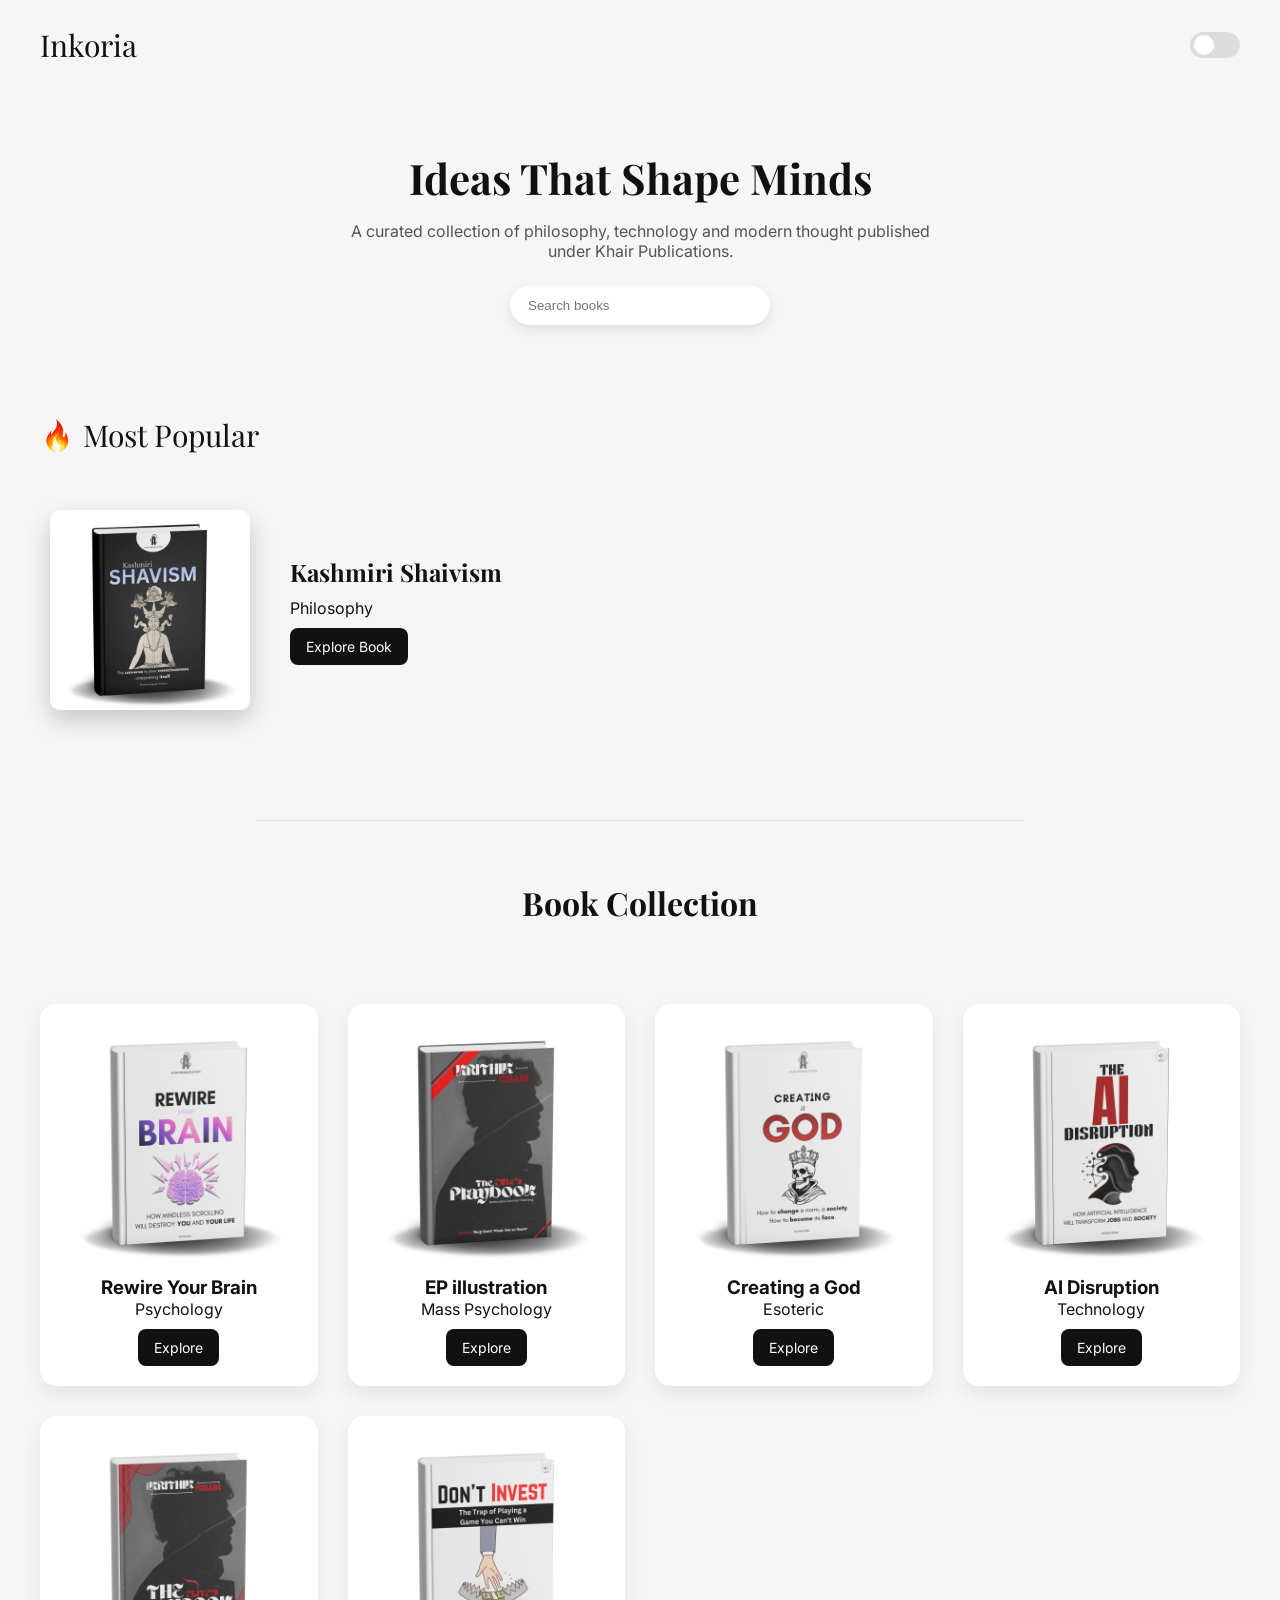
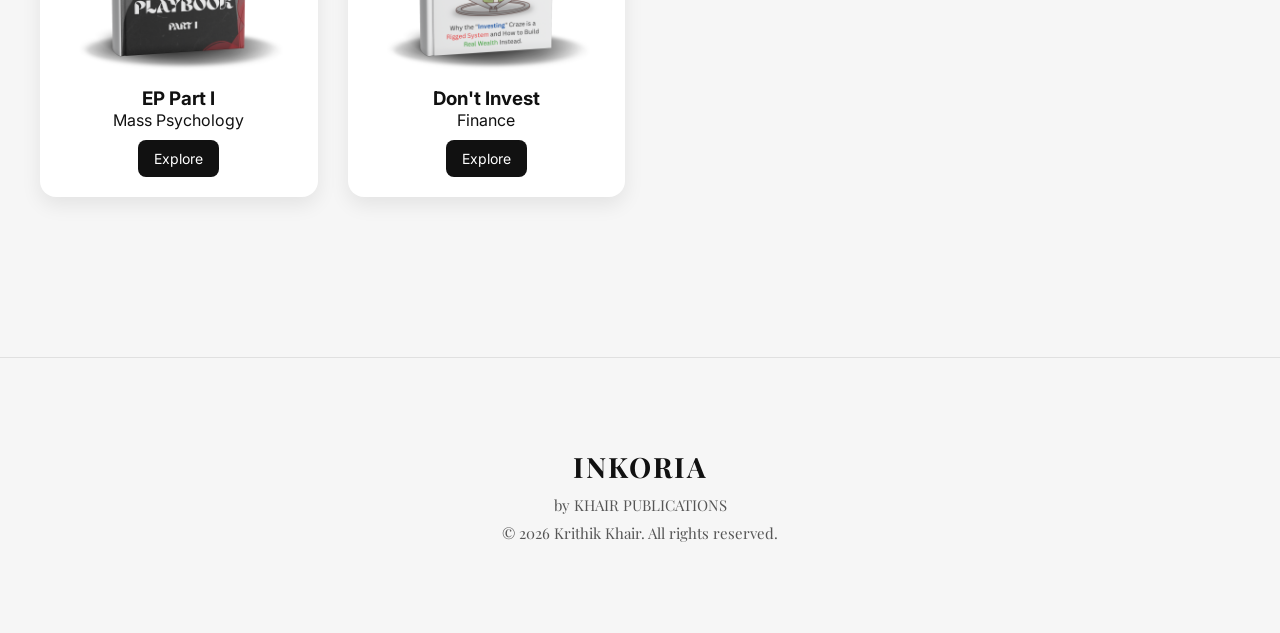
<file: index.html>
<!DOCTYPE html>
<html lang="en">

<head>
<link rel="icon" type="image/png" sizes="512x512" href="favicon.png?v=2">
<link rel="apple-touch-icon" href="favicon.png">
<meta charset="UTF-8">
<meta name="viewport" content="width=device-width, initial-scale=1.0">

<title>INKORIA</title>

<link rel="stylesheet" href="styles.css">

<link href="https://fonts.googleapis.com/css2?family=Playfair+Display:wght@600&family=Inter:wght@300;400;500&display=swap" rel="stylesheet">

</head>


<body>

<header>

<div class="logo">Inkoria</div>

<div class="toggle">
<input type="checkbox" id="dark">
<label for="dark"></label>
</div>

</header>



<section class="hero">

<h1>Ideas That Shape Minds</h1>

<p>
A curated collection of philosophy, technology and modern thought
published under Khair Publications.
</p>

<input class="search" placeholder="Search books">

</section>


<div id="trending-section">

<div class="trending-label">
  <img src="images/fire.png" class="fire-icon">
  <span>Most Popular</span>
</div>

<section class="featured" id="featured"></section>

</div>

<div class="section-divider"></div>
  
  <h2 class="section-title" id="collection-title">Book Collection</h2>

<section class="books" id="books"></section>


  
<footer>

<h2>INKORIA</h2>

<p>by KHAIR PUBLICATIONS</p>

<p>© 2026 Krithik Khair. All rights reserved.</p>

</footer>


<script src="script.js"></script>

</body>
</html>
</file>
<file: styles.css>
*{
margin:0;
padding:0;
box-sizing:border-box;
}

body{
font-family:'Inter',sans-serif;
background:#f6f6f6;
color:#111;
transition:.4s;
}

/* HEADER */

header{
display:flex;
justify-content:space-between;
align-items:center;
padding:25px 40px;
}

.logo{
font-family:'Playfair Display',serif;
font-size:30px;
}

/* TOGGLE */

.toggle input{
display:none;
}

.toggle label{
width:50px;
height:26px;
background:#ddd;
display:block;
border-radius:30px;
position:relative;
cursor:pointer;
}

.toggle label::after{
content:"";
width:20px;
height:20px;
background:white;
position:absolute;
top:3px;
left:4px;
border-radius:50%;
transition:.3s;
}

#dark:checked + label{
background:#111;
}

#dark:checked + label::after{
transform:translateX(24px);
}

/* HERO */

.hero{
text-align:center;
padding:60px 20px;
}

.hero h1{
font-family:'Playfair Display',serif;
font-size:42px;
margin-bottom:15px;
}

.hero p{
opacity:.7;
max-width:600px;
margin:auto;
}

.search{
margin-top:25px;
padding:12px 18px;
border-radius:30px;
border:none;
width:260px;
box-shadow:0 4px 12px rgba(0,0,0,0.1);
}

/* FEATURED BOOK */

.featured{
display:flex;
gap:40px;
padding:50px;
align-items:center;
}

.featured img{
width:200px;
border-radius:10px;
box-shadow:0 10px 25px rgba(0,0,0,0.2);
}

.featured h2{
font-family:'Playfair Display',serif;
margin-bottom:10px;
}

/* SECTION TITLE */

.section-title{
font-family:'Playfair Display',serif;
font-size:32px;
padding:0 40px;
text-align:center;
font-family:'Playfair Display', serif;
}

/* BOOK GRID */

.books{
padding:40px;
display:grid;
grid-template-columns:repeat(auto-fit,minmax(220px,1fr));
gap:30px;
}

/* BOOK CARD */

.card{
background:white;
padding:20px;
border-radius:16px;
text-align:center;
transition:.3s;
box-shadow:0 8px 20px rgba(0,0,0,0.08);
}

.card:hover{
transform:translateY(-8px);
box-shadow:0 18px 40px rgba(0,0,0,0.15);
}

.card img{
width:100%;
border-radius:12px;
margin-bottom:10px;
}

/* BUTTON */

.btn{
display:inline-block;
margin-top:10px;
padding:10px 16px;
background:#111;
color:white;
border-radius:8px;
text-decoration:none;
font-size:14px;
}

.section-title{
  margin-bottom:40px;
}

.books{
  margin-bottom:100px;
}

/* FOOTER */

footer{
  margin-top:120px;
  padding:70px 20px;
  text-align:center;

  background:##e9e9e9;
  border-top:2px solid #dcdcdc;

  font-family:'Playfair Display',serif;
}

footer h2{
  font-size:28px;
  margin-bottom:10px;
  letter-spacing:2px;
}

footer p{
  color:#555;
  margin-top:8px;
  font-size:15px;
}

footer{
  margin-top:120px;
  padding:80px 20px;
}

footer{
  border-top:1px solid #e0e0e0;
}

footer{
  padding:90px 20px;
}

/* DARK MODE */

.dark{
background:#121212;
color:white;
}

.dark .card{
background:#1e1e1e;
}

/* MOBILE */

@media(max-width:700px){

.featured{
flex-direction:column;
text-align:center;
}

}

/* Disable text selection */

body {
  user-select: none;
  -webkit-user-select: none;
  -ms-user-select: none;
}


/* Disable image dragging */

img {
  pointer-events: none;
  -webkit-user-drag: none;
}


/* Prevent callout on iOS */

* {
  -webkit-touch-callout: none;
}

/* TRENDING LABEL */

.trending-label{
display:flex;
align-items:center;
gap:8px;
font-size:30px;
font-family:'Playfair Display', serif;
margin:30px 40px 5px;
}

.fire-icon{
width:35px;
height:35px;
object-fit:contain;
}

.section-divider{
width:60%;
height:1px;
background:#e5e5e5;
margin:60px auto;
}
</file>
